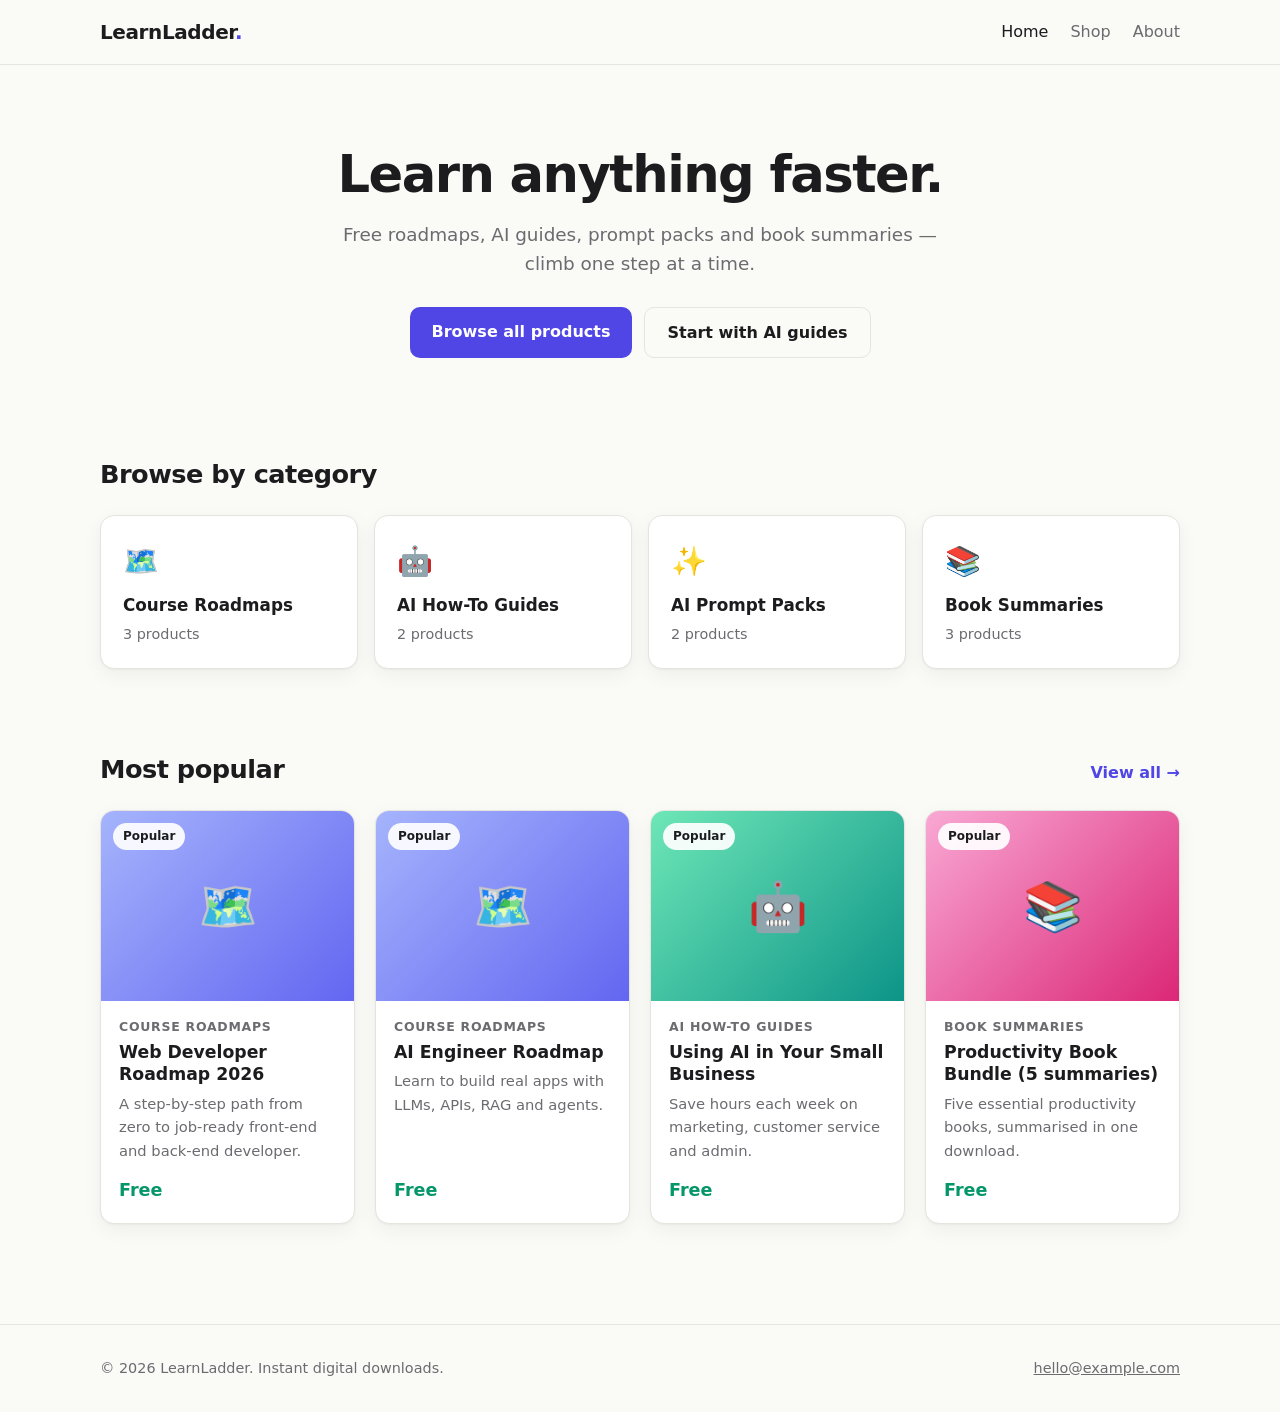
<file: index.html>
<!doctype html>
<html lang="en">
<head>
  <meta charset="utf-8">
  <meta name="viewport" content="width=device-width, initial-scale=1">
  <title></title>
  <link rel="stylesheet" href="styles.css">
</head>
<body>
  <div id="header"></div>

  <main class="container">
    <section class="hero">
      <h1 id="hero-title">Learn anything faster.</h1>
      <p id="hero-tagline"></p>
      <div class="actions">
        <a class="btn" href="shop.html">Browse all products</a>
        <a class="btn btn-outline" href="shop.html?cat=guide">Start with AI guides</a>
      </div>
    </section>

    <section>
      <div class="section-head"><h2>Browse by category</h2></div>
      <div class="cat-grid" id="categories"></div>
    </section>

    <section>
      <div class="section-head">
        <h2>Most popular</h2>
        <a href="shop.html">View all →</a>
      </div>
      <div class="grid" id="featured"></div>
    </section>
  </main>

  <div id="footer"></div>

  <script src="products.js"></script>
  <script src="app.js"></script>
  <script>
    renderLayout("home");
    document.getElementById("hero-tagline").textContent = STORE.tagline;

    document.getElementById("categories").innerHTML = Object.entries(CATEGORIES).map(([key, c]) => {
      const count = PRODUCTS.filter(p => p.category === key).length;
      return `<a class="cat-tile" href="shop.html?cat=${key}">
        <div class="icon">${c.icon}</div>
        <h3>${c.label}</h3>
        <p>${count} product${count === 1 ? "" : "s"}</p>
      </a>`;
    }).join("");

    document.getElementById("featured").innerHTML =
      PRODUCTS.filter(p => p.featured).map(cardHTML).join("");
  </script>
</body>
</html>
</file>
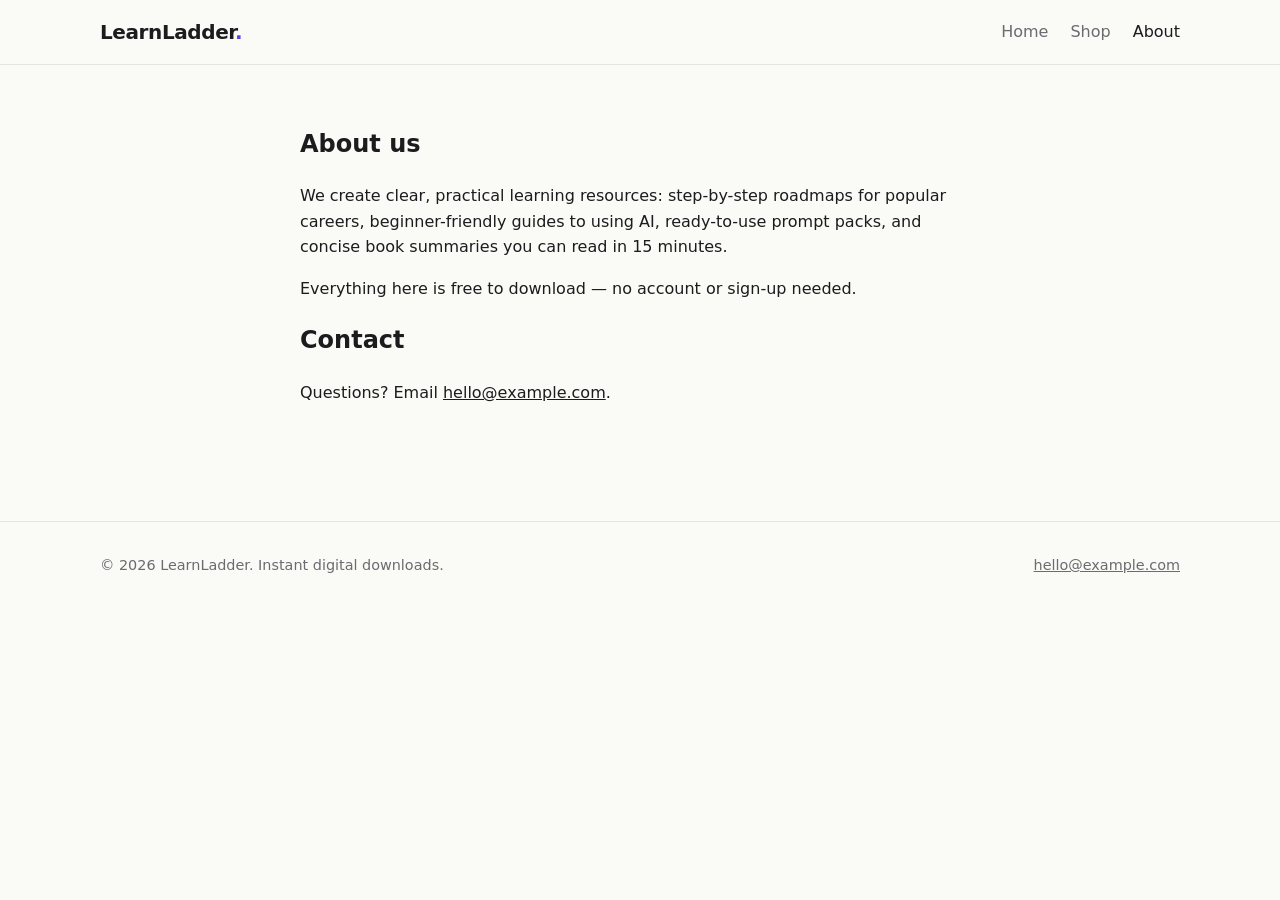
<file: about.html>
<!doctype html>
<html lang="en">
<head>
  <meta charset="utf-8">
  <meta name="viewport" content="width=device-width, initial-scale=1">
  <title>About</title>
  <link rel="stylesheet" href="styles.css">
</head>
<body>
  <div id="header"></div>

  <main class="container" style="max-width:720px">
    <section>
      <h1>About us</h1>
      <p>We create clear, practical learning resources: step-by-step roadmaps for popular careers,
        beginner-friendly guides to using AI, ready-to-use prompt packs, and concise book summaries
        you can read in 15 minutes.</p>
      <p>Everything here is free to download — no account or sign-up needed.</p>

      <h2>Contact</h2>
      <p>Questions? Email <a id="email"></a>.</p>
    </section>
  </main>

  <div id="footer"></div>

  <script src="products.js"></script>
  <script src="app.js"></script>
  <script>
    renderLayout("about");
    const e = document.getElementById("email");
    e.textContent = STORE.contactEmail;
    e.href = "mailto:" + STORE.contactEmail;
  </script>
</body>
</html>
</file>
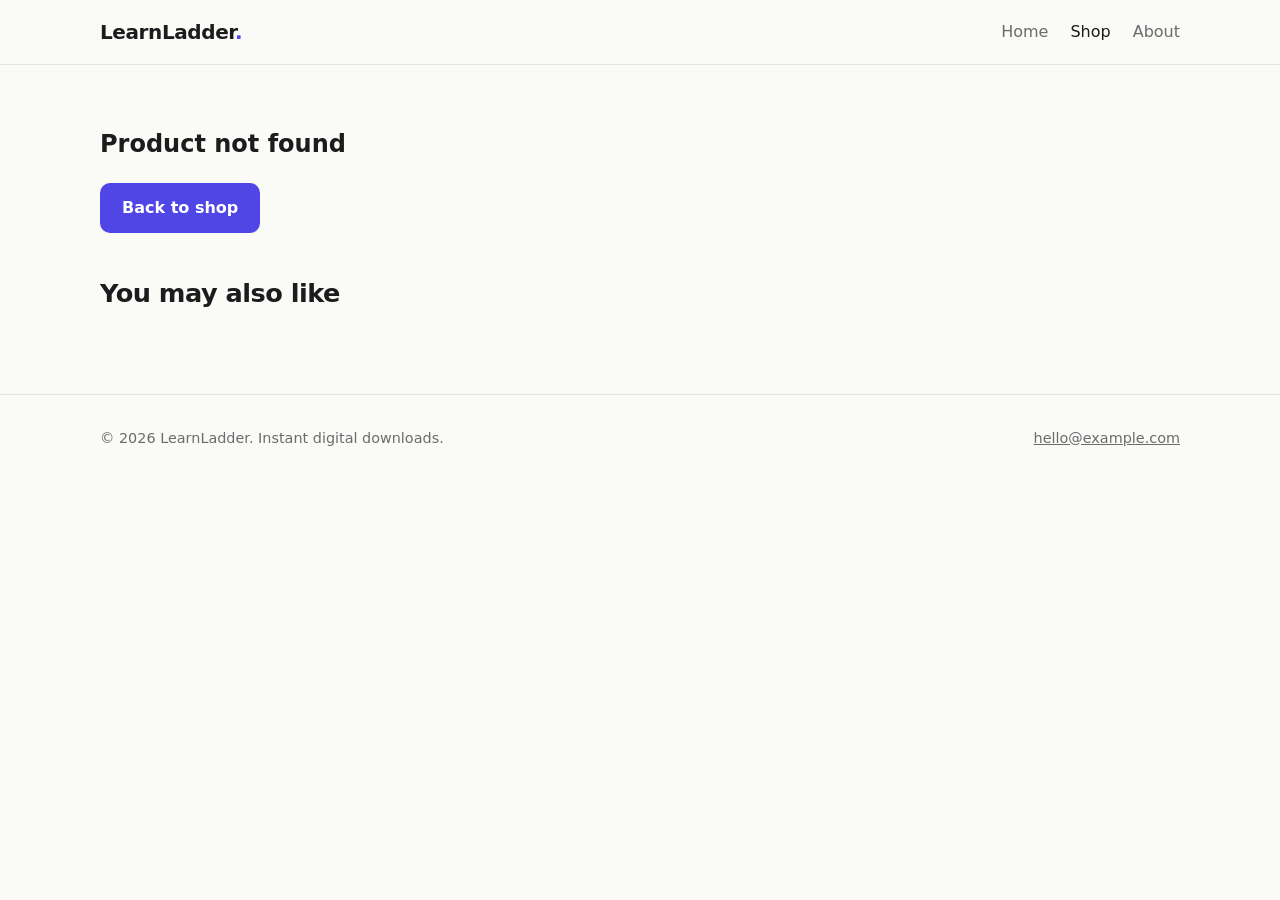
<file: product.html>
<!doctype html>
<html lang="en">
<head>
  <meta charset="utf-8">
  <meta name="viewport" content="width=device-width, initial-scale=1">
  <title></title>
  <link rel="stylesheet" href="styles.css">
</head>
<body>
  <div id="header"></div>

  <main class="container" id="main"></main>

  <section class="container">
    <div class="section-head"><h2>You may also like</h2></div>
    <div class="grid" id="related"></div>
  </section>

  <div id="footer"></div>

  <script src="products.js"></script>
  <script src="app.js"></script>
  <script>
    const id = new URLSearchParams(location.search).get("id");
    const p = PRODUCTS.find(x => x.id === id);
    const main = document.getElementById("main");

    if (!p) {
      renderLayout("shop");
      main.innerHTML = `<section><h1>Product not found</h1><a class="btn" href="shop.html">Back to shop</a></section>`;
    } else {
      document.title = p.title;
      renderLayout("shop");

      const isFree = p.free || p.price === 0;
      const connected = p.buyUrl && p.buyUrl !== "#";
      const buyLabel = isFree ? "Download free" : "Buy now";

      main.innerHTML = `
        <div class="detail">
          ${coverHTML(p, false)}
          <div>
            <a class="card-cat" href="shop.html?cat=${p.category}" style="text-decoration:none">
              ${CATEGORIES[p.category].label}
            </a>
            <h1>${p.title}</h1>
            <p>${p.description}</p>
            ${formatPrice(p)}
            <a class="btn" href="${p.buyUrl}" ${connected ? 'target="_blank" rel="noopener"' : ""}>${buyLabel}</a>
            ${connected ? "" : '<div class="notice">Download file not added yet — set <code>buyUrl</code> for this product in products.js.</div>'}
            <h3 style="margin-top:28px">What's included</h3>
            <ul>${p.includes.map(i => `<li>${i}</li>`).join("")}</ul>
            <div class="meta">Format: ${p.format} · Instant download</div>
          </div>
        </div>`;

      const related = PRODUCTS.filter(x => x.id !== p.id && x.category === p.category);
      const fill = PRODUCTS.filter(x => x.id !== p.id && x.category !== p.category);
      document.getElementById("related").innerHTML =
        [...related, ...fill].slice(0, 3).map(cardHTML).join("");
    }
  </script>
</body>
</html>
</file>
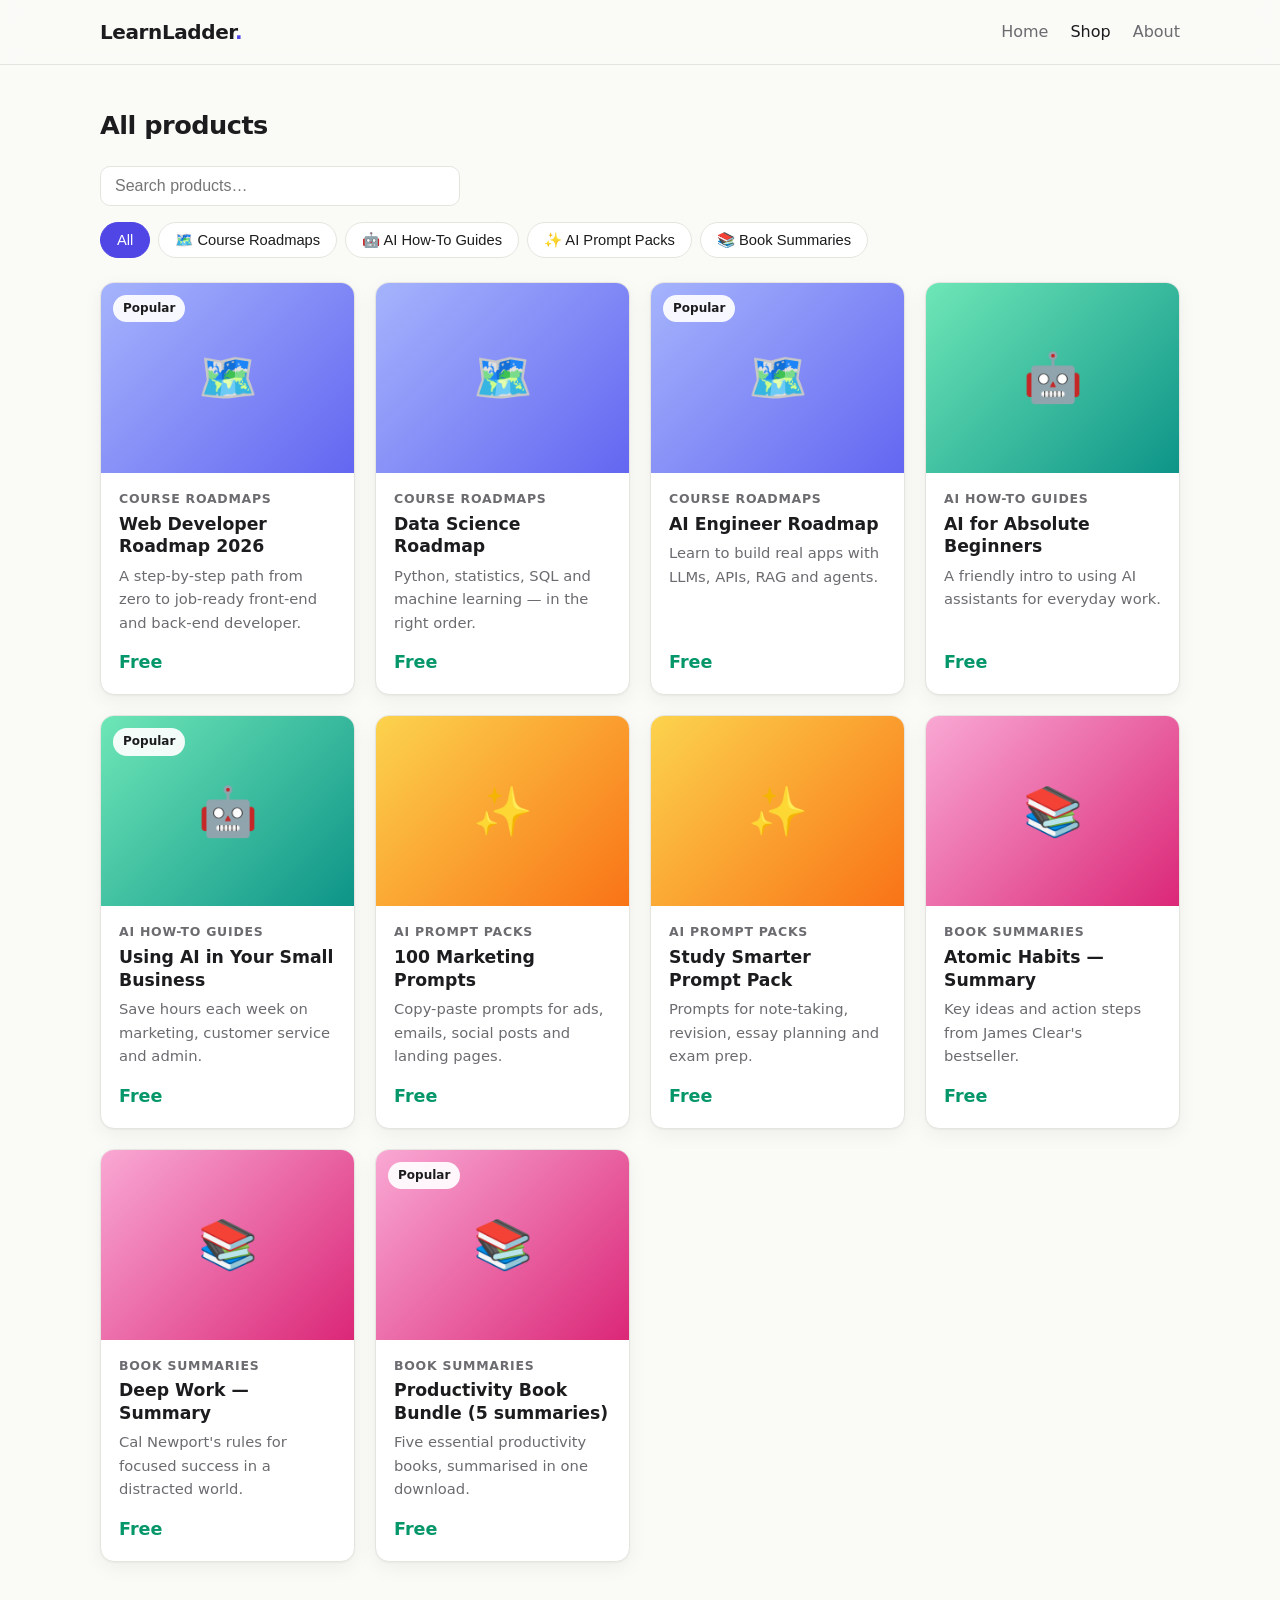
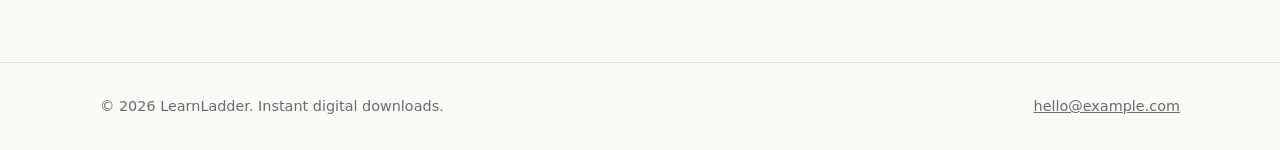
<file: shop.html>
<!doctype html>
<html lang="en">
<head>
  <meta charset="utf-8">
  <meta name="viewport" content="width=device-width, initial-scale=1">
  <title>Shop</title>
  <link rel="stylesheet" href="styles.css">
</head>
<body>
  <div id="header"></div>

  <main class="container">
    <section>
      <div class="section-head"><h2>All products</h2></div>
      <input class="search" id="search" type="search" placeholder="Search products…">
      <div class="filters" id="filters"></div>
      <div class="grid" id="products"></div>
      <p id="empty" hidden>No products match your search.</p>
    </section>
  </main>

  <div id="footer"></div>

  <script src="products.js"></script>
  <script src="app.js"></script>
  <script>
    renderLayout("shop");

    let activeCat = new URLSearchParams(location.search).get("cat") || "all";
    const searchBox = document.getElementById("search");

    function renderFilters() {
      const cats = [["all", "All"], ...Object.entries(CATEGORIES).map(([k, c]) => [k, `${c.icon} ${c.label}`])];
      document.getElementById("filters").innerHTML = cats.map(([k, label]) =>
        `<button class="chip ${k === activeCat ? "active" : ""}" data-cat="${k}">${label}</button>`
      ).join("");
    }

    function renderProducts() {
      const q = searchBox.value.trim().toLowerCase();
      const list = PRODUCTS.filter(p =>
        (activeCat === "all" || p.category === activeCat) &&
        (!q || (p.title + " " + p.summary).toLowerCase().includes(q))
      );
      document.getElementById("products").innerHTML = list.map(cardHTML).join("");
      document.getElementById("empty").hidden = list.length > 0;
    }

    document.getElementById("filters").addEventListener("click", e => {
      const btn = e.target.closest(".chip");
      if (!btn) return;
      activeCat = btn.dataset.cat;
      renderFilters();
      renderProducts();
    });
    searchBox.addEventListener("input", renderProducts);

    renderFilters();
    renderProducts();
  </script>
</body>
</html>
</file>
<file: styles.css>
:root {
  --bg: #fafaf7;
  --surface: #ffffff;
  --text: #1c1c1e;
  --muted: #6b6b70;
  --border: #e6e4de;
  --accent: #4f46e5;
  --accent-text: #ffffff;
  --accent-soft: #eef0ff;
  --radius: 14px;
  --shadow: 0 1px 2px rgba(0,0,0,.04), 0 6px 20px rgba(0,0,0,.05);
  --max: 1120px;
}
@media (prefers-color-scheme: dark) {
  :root {
    --bg: #121214;
    --surface: #1b1b1f;
    --text: #f2f2f4;
    --muted: #a0a0a8;
    --border: #2c2c32;
    --accent: #8b85ff;
    --accent-text: #121214;
    --accent-soft: #24233a;
    --shadow: 0 1px 2px rgba(0,0,0,.3);
  }
}

* { box-sizing: border-box; }
html, body { margin: 0; }
body {
  font-family: "Inter", system-ui, -apple-system, "Segoe UI", Roboto, sans-serif;
  background: var(--bg);
  color: var(--text);
  line-height: 1.6;
}
a { color: inherit; }
img { max-width: 100%; }
.container { max-width: var(--max); margin: 0 auto; padding: 0 20px; }

/* Header */
.site-header {
  position: sticky; top: 0; z-index: 10;
  background: color-mix(in srgb, var(--bg) 88%, transparent);
  backdrop-filter: blur(8px);
  border-bottom: 1px solid var(--border);
}
.site-header .container { display: flex; align-items: center; justify-content: space-between; height: 64px; }
.logo { font-weight: 800; font-size: 1.25rem; text-decoration: none; letter-spacing: -.02em; }
.logo span { color: var(--accent); }
.nav { display: flex; gap: 22px; }
.nav a { text-decoration: none; color: var(--muted); font-weight: 500; }
.nav a:hover, .nav a.active { color: var(--text); }

/* Buttons */
.btn {
  display: inline-block; padding: 12px 22px; border-radius: 10px;
  background: var(--accent); color: var(--accent-text);
  font-weight: 600; text-decoration: none; border: 0; cursor: pointer; font-size: 1rem;
}
.btn:hover { filter: brightness(1.08); }
.btn-outline { background: transparent; color: var(--text); border: 1px solid var(--border); }

/* Hero */
.hero { padding: 80px 0 56px; text-align: center; }
.hero h1 { font-size: clamp(2rem, 5vw, 3.2rem); line-height: 1.15; letter-spacing: -.03em; margin: 0 0 16px; }
.hero p { color: var(--muted); font-size: 1.15rem; max-width: 620px; margin: 0 auto 28px; }
.hero .actions { display: flex; gap: 12px; justify-content: center; flex-wrap: wrap; }

/* Sections */
section { padding: 40px 0; }
.section-head { display: flex; justify-content: space-between; align-items: baseline; margin-bottom: 20px; gap: 12px; }
.section-head h2 { margin: 0; font-size: 1.6rem; letter-spacing: -.02em; }
.section-head a { color: var(--accent); text-decoration: none; font-weight: 600; }

/* Category tiles */
.cat-grid { display: grid; grid-template-columns: repeat(auto-fit, minmax(220px, 1fr)); gap: 16px; }
.cat-tile {
  background: var(--surface); border: 1px solid var(--border); border-radius: var(--radius);
  padding: 22px; text-decoration: none; box-shadow: var(--shadow); transition: transform .15s;
}
.cat-tile:hover { transform: translateY(-2px); }
.cat-tile .icon { font-size: 1.8rem; }
.cat-tile h3 { margin: 8px 0 4px; font-size: 1.05rem; }
.cat-tile p { margin: 0; color: var(--muted); font-size: .9rem; }

/* Product cards */
.grid { display: grid; grid-template-columns: repeat(auto-fill, minmax(250px, 1fr)); gap: 20px; }
.card {
  background: var(--surface); border: 1px solid var(--border); border-radius: var(--radius);
  overflow: hidden; display: flex; flex-direction: column; text-decoration: none;
  box-shadow: var(--shadow); transition: transform .15s;
}
.card:hover { transform: translateY(-3px); }
.cover {
  aspect-ratio: 4 / 3; display: grid; place-items: center; font-size: 3rem; position: relative;
}
.cover-roadmap { background: linear-gradient(135deg, #a5b4fc, #6366f1); }
.cover-guide   { background: linear-gradient(135deg, #6ee7b7, #0d9488); }
.cover-prompts { background: linear-gradient(135deg, #fcd34d, #f97316); }
.cover-books   { background: linear-gradient(135deg, #f9a8d4, #db2777); }
.badge {
  position: absolute; top: 12px; left: 12px; background: rgba(255,255,255,.92); color: #1c1c1e;
  font-size: .75rem; font-weight: 700; padding: 4px 10px; border-radius: 999px;
}
.card-body { padding: 16px 18px 18px; display: flex; flex-direction: column; flex: 1; }
.card-cat { font-size: .78rem; color: var(--muted); text-transform: uppercase; letter-spacing: .06em; font-weight: 600; }
.card h3 { margin: 4px 0 6px; font-size: 1.08rem; line-height: 1.3; }
.card p { margin: 0 0 14px; color: var(--muted); font-size: .92rem; flex: 1; }
.price { font-weight: 800; font-size: 1.1rem; }
.price.free { color: #059669; }

/* Filters */
.filters { display: flex; gap: 8px; flex-wrap: wrap; margin-bottom: 24px; }
.chip {
  padding: 8px 16px; border-radius: 999px; border: 1px solid var(--border);
  background: var(--surface); color: var(--text); cursor: pointer; font-size: .92rem; font-weight: 500;
}
.chip.active { background: var(--accent); color: var(--accent-text); border-color: var(--accent); }
.search {
  width: 100%; max-width: 360px; padding: 10px 14px; border-radius: 10px;
  border: 1px solid var(--border); background: var(--surface); color: var(--text); font-size: 1rem; margin-bottom: 16px;
}

/* Product detail */
.detail { display: grid; grid-template-columns: 1fr 1fr; gap: 48px; padding: 48px 0; align-items: start; }
.detail .cover { border-radius: var(--radius); font-size: 6rem; }
.detail h1 { margin: 6px 0 12px; font-size: clamp(1.7rem, 3.5vw, 2.4rem); line-height: 1.2; letter-spacing: -.02em; }
.detail .price { font-size: 1.6rem; display: block; margin: 16px 0; }
.detail ul { padding-left: 20px; }
.detail li { margin-bottom: 6px; }
.meta { color: var(--muted); font-size: .9rem; margin-top: 14px; }
.notice {
  background: var(--accent-soft); border-radius: 10px; padding: 12px 14px; font-size: .9rem; margin-top: 16px;
}
@media (max-width: 760px) {
  .detail { grid-template-columns: 1fr; gap: 24px; }
  .nav { gap: 14px; font-size: .92rem; }
}

/* Footer */
.site-footer { border-top: 1px solid var(--border); margin-top: 60px; padding: 32px 0; color: var(--muted); font-size: .9rem; }
.site-footer .container { display: flex; justify-content: space-between; flex-wrap: wrap; gap: 12px; }
.site-footer a { color: var(--muted); }
</file>
